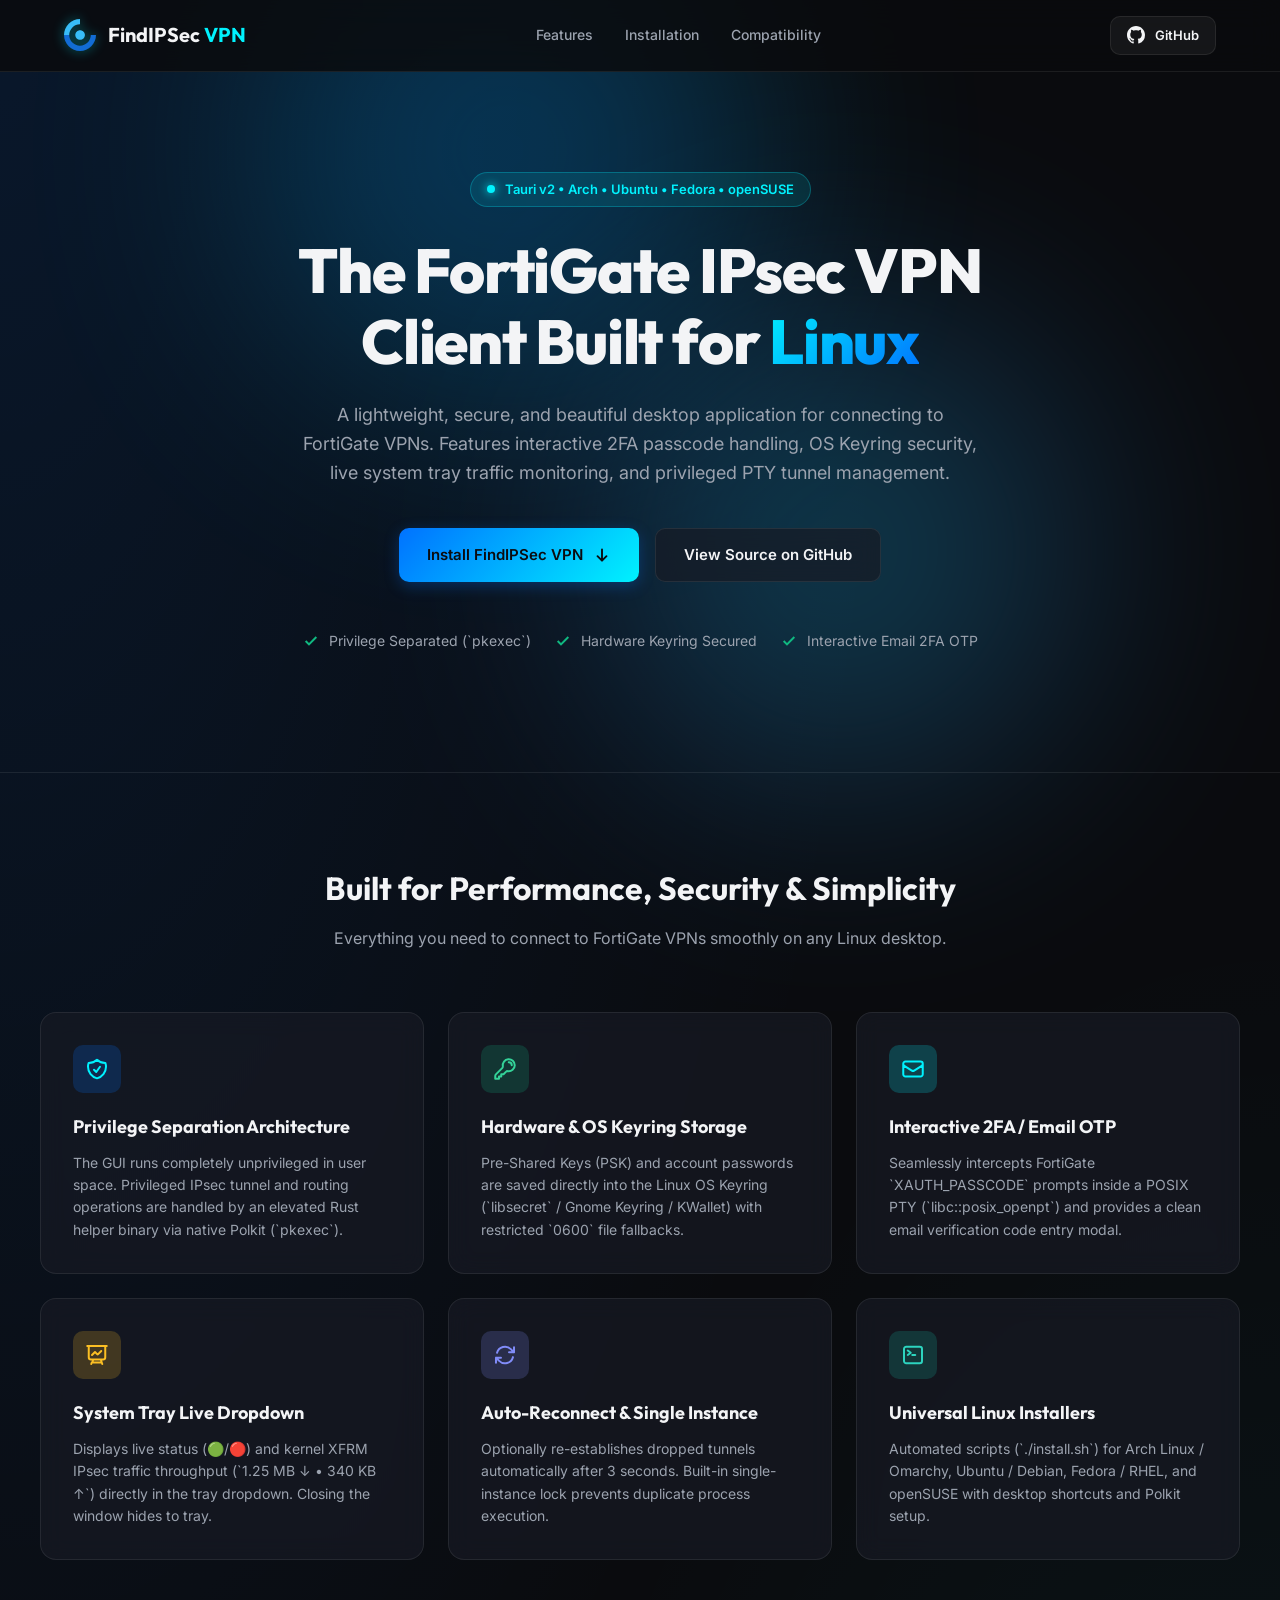
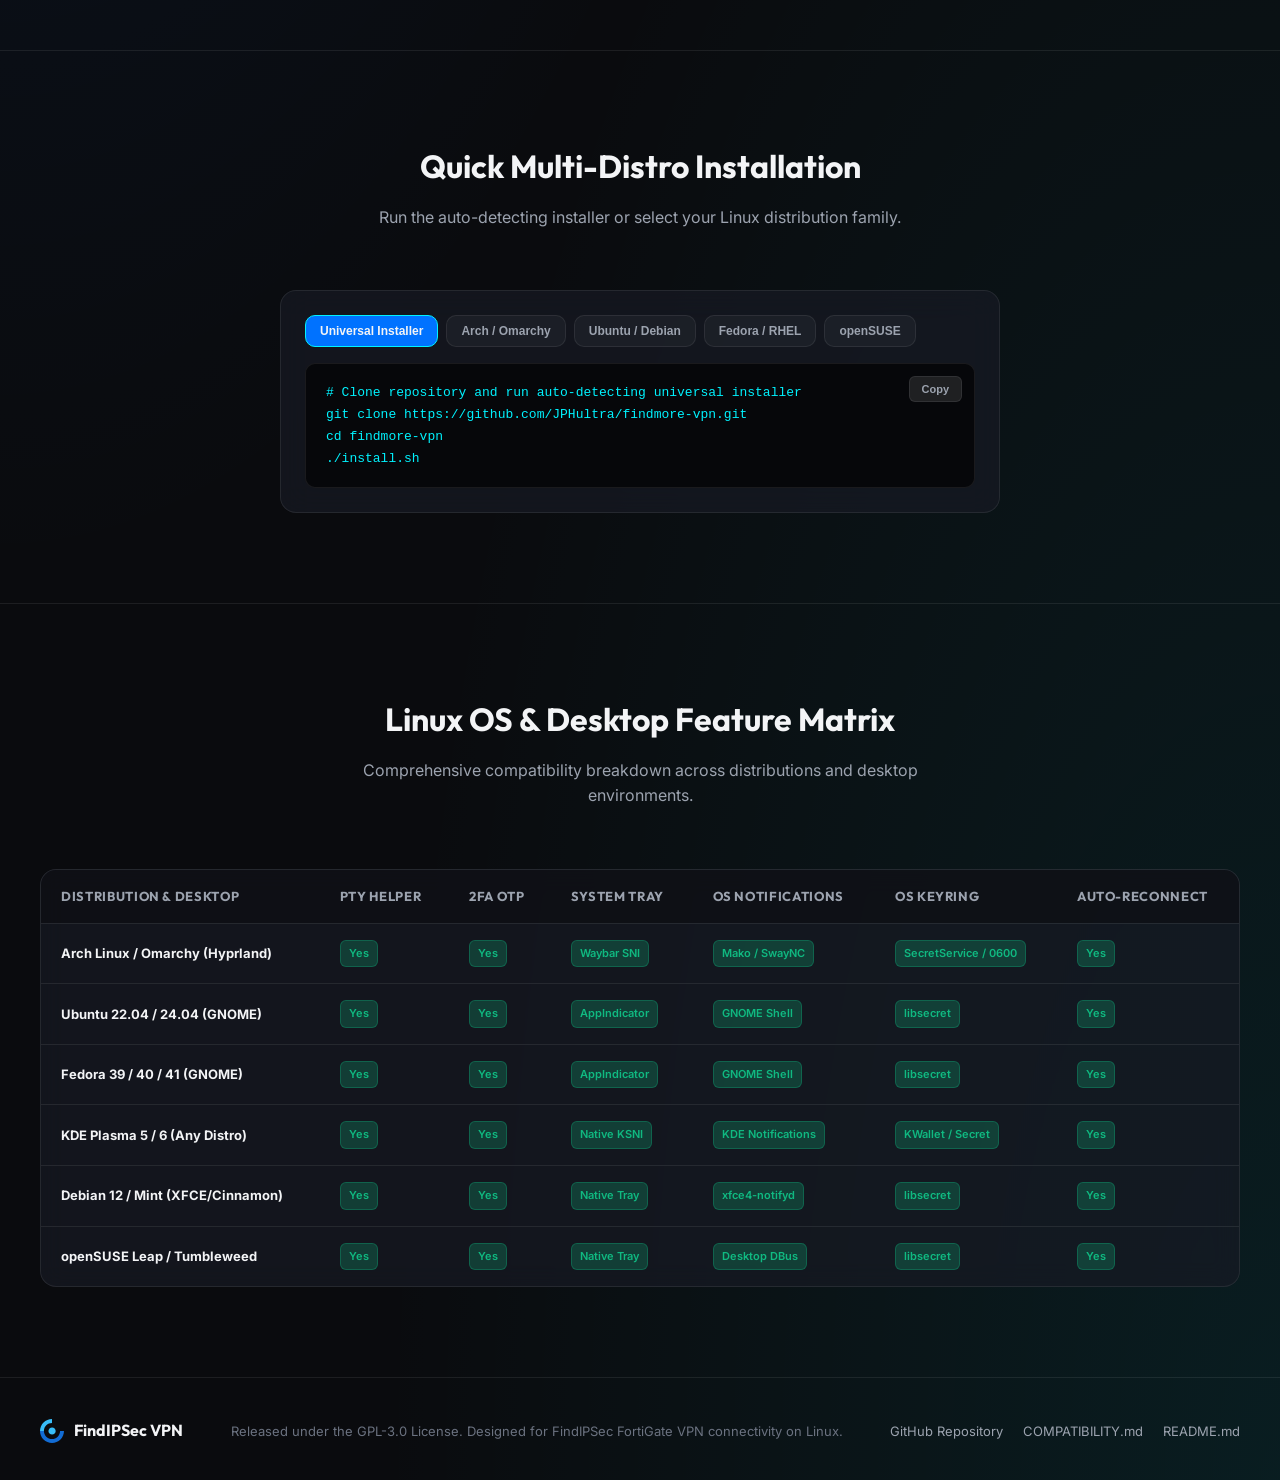
<file: docs/index.html>
<!DOCTYPE html>
<html lang="en">

<head>
  <meta charset="UTF-8">
  <meta name="viewport" content="width=device-width, initial-scale=1.0, viewport-fit=cover">
  <title>FindIPSec FortiGate VPN Client — Lightweight Linux Desktop GUI</title>
  <meta name="description"
    content="A lightweight, secure, and beautiful desktop application for connecting to FortiGate IPsec VPNs on Linux with interactive 2FA, system tray metrics, and OS Keyring integration.">
  <link rel="icon" type="image/svg+xml" href="./assets/findmore_simple_icon.svg">
  <link rel="preconnect" href="https://fonts.googleapis.com">
  <link rel="preconnect" href="https://fonts.gstatic.com" crossorigin>
  <link href="https://fonts.googleapis.com/css2?family=Inter:wght@400;500;600;700&family=Outfit:wght@600;700;800&family=JetBrains+Mono:wght@500;600&display=swap" rel="stylesheet">
  <link rel="stylesheet" href="./styles.css">
</head>

<body>
  <!-- BACKGROUND GLOW EFFECTS -->
  <div class="bg-glow glow-1"></div>
  <div class="bg-glow glow-2"></div>

  <!-- NAVIGATION HEADER -->
  <header class="navbar">
    <div class="nav-container">
      <a href="#" class="brand-link">
        <img src="./assets/findmore_simple_icon.svg" alt="FindIPSec Logo" class="brand-logo">
        <span class="brand-title">FindIPSec <span class="brand-accent">VPN</span></span>
      </a>

      <nav class="nav-links">
        <a href="#features">Features</a>
        <a href="#installation">Installation</a>
        <a href="#compatibility">Compatibility</a>
      </nav>

      <div class="nav-actions">
        <a href="https://github.com/JPHultra/findmore-vpn" target="_blank" rel="noopener" class="btn btn-nav">
          <svg class="btn-icon" viewBox="0 0 24 24" fill="currentColor">
            <path
              d="M12 0C5.37 0 0 5.37 0 12c0 5.31 3.435 9.795 8.205 11.385.6.105.825-.255.825-.57 0-.285-.015-1.23-.015-2.235-3.015.555-3.795-.735-4.035-1.41-.135-.345-.72-1.41-1.23-1.695-.42-.225-1.02-.78-.015-.795.945-.015 1.62.87 1.845 1.23 1.08 1.815 2.805 1.305 3.495.99.105-.78.42-1.305.765-1.605-2.67-.3-5.46-1.335-5.46-5.925 0-1.305.465-2.385 1.23-3.225-.12-.3-.54-1.53.12-3.18 0 0 1.005-.315 3.3 1.23.96-.27 1.98-.405 3-.405s2.04.135 3 .405c2.295-1.56 3.3-1.23 3.3-1.23.66 1.65.24 2.88.12 3.18.765.84 1.23 1.905 1.23 3.225 0 4.605-2.805 5.625-5.475 5.925.435.375.81 1.095.81 2.22 0 1.605-.015 2.895-.015 3.3 0 .315.225.69.825.57A12.02 12.02 0 0024 12c0-6.63-5.37-12-12-12z" />
          </svg>
          <span>GitHub</span>
        </a>
      </div>
    </div>
  </header>

  <main>
    <!-- HERO SECTION -->
    <section class="hero-section hero-centered">
      <div class="hero-content-centered">
        <div class="badge-pill">
          <span class="pulse-dot"></span>
          <span>Tauri v2 • Arch • Ubuntu • Fedora • openSUSE</span>
        </div>

        <h1 class="hero-title">
          The FortiGate IPsec VPN Client Built for <span class="gradient-text">Linux</span>
        </h1>

        <p class="hero-description">
          A lightweight, secure, and beautiful desktop application for connecting to FortiGate VPNs. Features interactive 2FA passcode handling, OS Keyring security, live system tray traffic monitoring, and privileged PTY tunnel management.
        </p>

        <div class="hero-cta">
          <a href="#installation" class="btn btn-primary btn-hero">
            <span>Install FindIPSec VPN</span>
            <svg class="btn-icon" viewBox="0 0 24 24" fill="none" stroke="currentColor" stroke-width="2.5">
              <path stroke-linecap="round" stroke-linejoin="round" d="M12 4.5v15m0 0l6-6m-6 6l-6-6" />
            </svg>
          </a>
          <a href="https://github.com/JPHultra/findmore-vpn" target="_blank" rel="noopener" class="btn btn-secondary btn-hero">
            <span>View Source on GitHub</span>
          </a>
        </div>

        <div class="hero-highlights-row">
          <div class="highlight-item">
            <svg class="check-icon" viewBox="0 0 24 24" fill="none" stroke="currentColor" stroke-width="3">
              <polyline points="20 6 9 17 4 12"></polyline>
            </svg>
            <span>Privilege Separated (`pkexec`)</span>
          </div>
          <div class="highlight-item">
            <svg class="check-icon" viewBox="0 0 24 24" fill="none" stroke="currentColor" stroke-width="3">
              <polyline points="20 6 9 17 4 12"></polyline>
            </svg>
            <span>Hardware Keyring Secured</span>
          </div>
          <div class="highlight-item">
            <svg class="check-icon" viewBox="0 0 24 24" fill="none" stroke="currentColor" stroke-width="3">
              <polyline points="20 6 9 17 4 12"></polyline>
            </svg>
            <span>Interactive Email 2FA OTP</span>
          </div>
        </div>
      </div>
    </section>

    <!-- FEATURES GRID SECTION -->
    <section id="features" class="features-section">
      <div class="section-container">
        <div class="section-header">
          <h2 class="section-title">Built for Performance, Security & Simplicity</h2>
          <p class="section-subtitle">Everything you need to connect to FortiGate VPNs smoothly on any Linux desktop.</p>
        </div>

        <div class="features-grid">
          <!-- Feature 1 -->
          <div class="feature-card">
            <div class="feature-icon-wrapper icon-blue">
              <svg viewBox="0 0 24 24" fill="none" stroke="currentColor" stroke-width="2">
                <path stroke-linecap="round" stroke-linejoin="round"
                  d="M9 12.75L11.25 15 15 9.75m-3-7.036A11.959 11.959 0 013.598 6 11.99 11.99 0 003 9.749c0 5.592 3.824 10.29 9 11.623 5.176-1.332 9-6.03 9-11.622 0-1.31-.21-2.571-.598-3.751A11.959 11.959 0 0112 2.714z" />
              </svg>
            </div>
            <h3 class="feature-title">Privilege Separation Architecture</h3>
            <p class="feature-text">
              The GUI runs completely unprivileged in user space. Privileged IPsec tunnel and routing operations are handled by an elevated Rust helper binary via native Polkit (`pkexec`).
            </p>
          </div>

          <!-- Feature 2 -->
          <div class="feature-card">
            <div class="feature-icon-wrapper icon-emerald">
              <svg viewBox="0 0 24 24" fill="none" stroke="currentColor" stroke-width="2">
                <path stroke-linecap="round" stroke-linejoin="round"
                  d="M15.75 5.25a3 3 0 013 3m3 0a6 6 0 01-7.029 5.912c-.563-.097-1.159.026-1.563.43L10.5 17.25H8.25v2.25H6v2.25H2.25v-2.818c0-.597.237-1.17.659-1.591l6.499-6.499c.404-.404.527-1 .43-1.563A6 6 0 1121.75 8.25z" />
              </svg>
            </div>
            <h3 class="feature-title">Hardware & OS Keyring Storage</h3>
            <p class="feature-text">
              Pre-Shared Keys (PSK) and account passwords are saved directly into the Linux OS Keyring (`libsecret` / Gnome Keyring / KWallet) with restricted `0600` file fallbacks.
            </p>
          </div>

          <!-- Feature 3 -->
          <div class="feature-card">
            <div class="feature-icon-wrapper icon-sky">
              <svg viewBox="0 0 24 24" fill="none" stroke="currentColor" stroke-width="2">
                <path stroke-linecap="round" stroke-linejoin="round"
                  d="M21.75 6.75v10.5a2.25 2.25 0 01-2.25 2.25h-15a2.25 2.25 0 01-2.25-2.25V6.75m19.5 0A2.25 2.25 0 0019.5 4.5h-15a2.25 2.25 0 00-2.25 2.25m19.5 0v.243a2.25 2.25 0 01-1.07 1.916l-7.5 4.615a2.25 2.25 0 01-2.36 0L3.32 8.91a2.25 2.25 0 01-1.07-1.916V6.75" />
              </svg>
            </div>
            <h3 class="feature-title">Interactive 2FA / Email OTP</h3>
            <p class="feature-text">
              Seamlessly intercepts FortiGate `XAUTH_PASSCODE` prompts inside a POSIX PTY (`libc::posix_openpt`) and provides a clean email verification code entry modal.
            </p>
          </div>

          <!-- Feature 4 -->
          <div class="feature-card">
            <div class="feature-icon-wrapper icon-amber">
              <svg viewBox="0 0 24 24" fill="none" stroke="currentColor" stroke-width="2">
                <path stroke-linecap="round" stroke-linejoin="round"
                  d="M3.75 3v11.25A2.25 2.25 0 006 16.5h2.25M3.75 3h-1.5m1.5 0h16.5m0 0h1.5m-1.5 0v11.25A2.25 2.25 0 0118 16.5h-2.25m-7.5 0h7.5m-7.5 0l-1 3m8.5-3l1 3m0 0l.5 1.5m-1-1.5h-9.5m0 0l-.5 1.5m.75-9l3-3 2.1 2.1a.75.75 0 001.06 0l3.09-3.09" />
              </svg>
            </div>
            <h3 class="feature-title">System Tray Live Dropdown</h3>
            <p class="feature-text">
              Displays live status (🟢/🔴) and kernel XFRM IPsec traffic throughput (`1.25 MB ↓ • 340 KB ↑`) directly in the tray dropdown. Closing the window hides to tray.
            </p>
          </div>

          <!-- Feature 5 -->
          <div class="feature-card">
            <div class="feature-icon-wrapper icon-purple">
              <svg viewBox="0 0 24 24" fill="none" stroke="currentColor" stroke-width="2">
                <path stroke-linecap="round" stroke-linejoin="round"
                  d="M16.023 9.348h4.992v-.001M2.985 19.644v-4.992m0 0h4.992m-4.993 0l3.181 3.183a8.25 8.25 0 0013.803-3.7M4.031 9.865a8.25 8.25 0 0113.803-3.7l3.181 3.182m0-4.991v4.99" />
              </svg>
            </div>
            <h3 class="feature-title">Auto-Reconnect & Single Instance</h3>
            <p class="feature-text">
              Optionally re-establishes dropped tunnels automatically after 3 seconds. Built-in single-instance lock prevents duplicate process execution.
            </p>
          </div>

          <!-- Feature 6 -->
          <div class="feature-card">
            <div class="feature-icon-wrapper icon-teal">
              <svg viewBox="0 0 24 24" fill="none" stroke="currentColor" stroke-width="2">
                <path stroke-linecap="round" stroke-linejoin="round"
                  d="M6.75 7.5l3 2.25-3 2.25m4.5 0h3m-9 8.25h13.5A2.25 2.25 0 0021 18V6a2.25 2.25 0 00-2.25-2.25H5.25A2.25 2.25 0 003 6v12a2.25 2.25 0 002.25 2.25z" />
              </svg>
            </div>
            <h3 class="feature-title">Universal Linux Installers</h3>
            <p class="feature-text">
              Automated scripts (`./install.sh`) for Arch Linux / Omarchy, Ubuntu / Debian, Fedora / RHEL, and openSUSE with desktop shortcuts and Polkit setup.
            </p>
          </div>
        </div>
      </div>
    </section>

    <!-- INSTALLATION SECTION -->
    <section id="installation" class="install-section">
      <div class="section-container">
        <div class="section-header">
          <h2 class="section-title">Quick Multi-Distro Installation</h2>
          <p class="section-subtitle">Run the auto-detecting installer or select your Linux distribution family.</p>
        </div>

        <div class="installer-card">
          <div class="installer-tabs">
            <button class="installer-tab-btn active" data-distro="auto">Universal Installer</button>
            <button class="installer-tab-btn" data-distro="arch">Arch / Omarchy</button>
            <button class="installer-tab-btn" data-distro="debian">Ubuntu / Debian</button>
            <button class="installer-tab-btn" data-distro="fedora">Fedora / RHEL</button>
            <button class="installer-tab-btn" data-distro="opensuse">openSUSE</button>
          </div>

          <div class="code-block">
            <pre><code id="installer-code-text"># Clone repository and run auto-detecting universal installer
git clone https://github.com/JPHultra/findmore-vpn.git
cd findmore-vpn
./install.sh</code></pre>
            <button id="btn-copy-code" class="btn-copy">
              <span>Copy</span>
            </button>
          </div>
        </div>
      </div>
    </section>

    <!-- COMPATIBILITY TABLE SECTION -->
    <section id="compatibility" class="compat-section">
      <div class="section-container">
        <div class="section-header">
          <h2 class="section-title">Linux OS & Desktop Feature Matrix</h2>
          <p class="section-subtitle">Comprehensive compatibility breakdown across distributions and desktop environments.</p>
        </div>

        <div class="table-wrapper">
          <table class="compat-table">
            <thead>
              <tr>
                <th>Distribution & Desktop</th>
                <th>PTY Helper</th>
                <th>2FA OTP</th>
                <th>System Tray</th>
                <th>OS Notifications</th>
                <th>OS Keyring</th>
                <th>Auto-Reconnect</th>
              </tr>
            </thead>
            <tbody>
              <tr>
                <td><strong>Arch Linux / Omarchy (Hyprland)</strong></td>
                <td><span class="badge badge-yes">Yes</span></td>
                <td><span class="badge badge-yes">Yes</span></td>
                <td><span class="badge badge-yes">Waybar SNI</span></td>
                <td><span class="badge badge-yes">Mako / SwayNC</span></td>
                <td><span class="badge badge-yes">SecretService / 0600</span></td>
                <td><span class="badge badge-yes">Yes</span></td>
              </tr>
              <tr>
                <td><strong>Ubuntu 22.04 / 24.04 (GNOME)</strong></td>
                <td><span class="badge badge-yes">Yes</span></td>
                <td><span class="badge badge-yes">Yes</span></td>
                <td><span class="badge badge-yes">AppIndicator</span></td>
                <td><span class="badge badge-yes">GNOME Shell</span></td>
                <td><span class="badge badge-yes">libsecret</span></td>
                <td><span class="badge badge-yes">Yes</span></td>
              </tr>
              <tr>
                <td><strong>Fedora 39 / 40 / 41 (GNOME)</strong></td>
                <td><span class="badge badge-yes">Yes</span></td>
                <td><span class="badge badge-yes">Yes</span></td>
                <td><span class="badge badge-yes">AppIndicator</span></td>
                <td><span class="badge badge-yes">GNOME Shell</span></td>
                <td><span class="badge badge-yes">libsecret</span></td>
                <td><span class="badge badge-yes">Yes</span></td>
              </tr>
              <tr>
                <td><strong>KDE Plasma 5 / 6 (Any Distro)</strong></td>
                <td><span class="badge badge-yes">Yes</span></td>
                <td><span class="badge badge-yes">Yes</span></td>
                <td><span class="badge badge-yes">Native KSNI</span></td>
                <td><span class="badge badge-yes">KDE Notifications</span></td>
                <td><span class="badge badge-yes">KWallet / Secret</span></td>
                <td><span class="badge badge-yes">Yes</span></td>
              </tr>
              <tr>
                <td><strong>Debian 12 / Mint (XFCE/Cinnamon)</strong></td>
                <td><span class="badge badge-yes">Yes</span></td>
                <td><span class="badge badge-yes">Yes</span></td>
                <td><span class="badge badge-yes">Native Tray</span></td>
                <td><span class="badge badge-yes">xfce4-notifyd</span></td>
                <td><span class="badge badge-yes">libsecret</span></td>
                <td><span class="badge badge-yes">Yes</span></td>
              </tr>
              <tr>
                <td><strong>openSUSE Leap / Tumbleweed</strong></td>
                <td><span class="badge badge-yes">Yes</span></td>
                <td><span class="badge badge-yes">Yes</span></td>
                <td><span class="badge badge-yes">Native Tray</span></td>
                <td><span class="badge badge-yes">Desktop DBus</span></td>
                <td><span class="badge badge-yes">libsecret</span></td>
                <td><span class="badge badge-yes">Yes</span></td>
              </tr>
            </tbody>
          </table>
        </div>
      </div>
    </section>
  </main>

  <!-- FOOTER -->
  <footer class="footer">
    <div class="footer-container">
      <div class="footer-brand">
        <img src="./assets/findmore_simple_icon.svg" alt="FindIPSec Logo" class="footer-logo">
        <span class="footer-title">FindIPSec VPN</span>
      </div>

      <p class="footer-text">
        Released under the GPL-3.0 License. Designed for FindIPSec FortiGate VPN connectivity on Linux.
      </p>

      <div class="footer-links">
        <a href="https://github.com/JPHultra/findmore-vpn" target="_blank" rel="noopener">GitHub Repository</a>
        <a href="https://github.com/JPHultra/findmore-vpn/blob/main/COMPATIBILITY.md" target="_blank" rel="noopener">COMPATIBILITY.md</a>
        <a href="https://github.com/JPHultra/findmore-vpn/blob/main/README.md" target="_blank" rel="noopener">README.md</a>
      </div>
    </div>
  </footer>

  <script src="./app.js"></script>
</body>

</html>
</file>
<file: docs/styles.css>
/* FINDMORE VPN GITHUB PAGES LANDING PAGE STYLES */

:root {
  --bg-primary: #0a0b0e;
  --bg-secondary: #12141a;
  --surface: rgba(24, 27, 36, 0.7);
  --surface-border: rgba(255, 255, 255, 0.08);
  --surface-highlight: rgba(255, 255, 255, 0.04);

  --color-primary: #00f2fe;
  --color-primary-dark: #0072ff;
  --color-success: #10b981;
  --color-success-glow: rgba(16, 185, 129, 0.25);
  --color-danger: #f43f5e;
  --color-warning: #fbbf24;

  --text-main: #f3f4f6;
  --text-muted: #9ca3af;
  --text-dark: #6b7280;

  --font-sans: 'Inter', system-ui, -apple-system, sans-serif;
  --font-heading: 'Outfit', system-ui, sans-serif;
  --font-mono: 'JetBrains Mono', monospace;

  --radius-sm: 6px;
  --radius-md: 10px;
  --radius-lg: 16px;
  --radius-pill: 9999px;

  --transition-fast: 0.2s cubic-bezier(0.4, 0, 0.2, 1);
  --transition-normal: 0.3s cubic-bezier(0.4, 0, 0.2, 1);
}

*, *::before, *::after {
  box-sizing: border-box;
  margin: 0;
  padding: 0;
}

html {
  scroll-behavior: smooth;
  color-scheme: dark;
}

body {
  background-color: var(--bg-primary);
  background-image:
    radial-gradient(at 0% 0%, rgba(0, 114, 255, 0.12) 0px, transparent 50%),
    radial-gradient(at 100% 100%, rgba(0, 242, 254, 0.08) 0px, transparent 50%);
  color: var(--text-main);
  font-family: var(--font-sans);
  line-height: 1.6;
  overflow-x: hidden;
  min-height: 100vh;
  -webkit-font-smoothing: antialiased;
}

/* BACKGROUND GLOWS */
.bg-glow {
  position: absolute;
  width: 500px;
  height: 500px;
  border-radius: 50%;
  filter: blur(120px);
  opacity: 0.25;
  pointer-events: none;
  z-index: 0;
}

.glow-1 {
  top: -100px;
  left: 20%;
  background: radial-gradient(circle, var(--color-primary-dark) 0%, var(--color-primary) 100%);
}

.glow-2 {
  top: 300px;
  right: 15%;
  background: radial-gradient(circle, var(--color-primary) 0%, #4f46e5 100%);
}

/* NAVBAR */
.navbar {
  position: sticky;
  top: 0;
  z-index: 100;
  backdrop-filter: blur(16px);
  -webkit-backdrop-filter: blur(16px);
  background-color: rgba(10, 11, 14, 0.85);
  border-bottom: 1px solid var(--surface-border);
}

.nav-container {
  max-width: 1200px;
  margin: 0 auto;
  padding: 16px 24px;
  display: flex;
  justify-content: space-between;
  align-items: center;
}

.brand-link {
  display: flex;
  align-items: center;
  gap: 12px;
  text-decoration: none;
}

.brand-logo {
  width: 32px;
  height: 32px;
  filter: drop-shadow(0 0 6px rgba(0, 242, 254, 0.4));
}

.brand-title {
  font-family: var(--font-heading);
  font-size: 20px;
  font-weight: 700;
  color: var(--text-main);
}

.brand-accent {
  color: var(--color-primary);
}

.nav-links {
  display: flex;
  gap: 32px;
}

.nav-links a {
  color: var(--text-muted);
  text-decoration: none;
  font-size: 14px;
  font-weight: 500;
  transition: var(--transition-fast);
}

.nav-links a:hover {
  color: var(--color-primary);
}

/* BUTTONS */
.btn {
  display: inline-flex;
  align-items: center;
  justify-content: center;
  gap: 10px;
  padding: 12px 22px;
  font-size: 14px;
  font-weight: 600;
  border-radius: var(--radius-md);
  text-decoration: none;
  cursor: pointer;
  transition: var(--transition-normal);
  border: none;
  outline: none;
}

.btn-icon {
  width: 18px;
  height: 18px;
}

.btn-primary {
  background: linear-gradient(135deg, var(--color-primary-dark) 0%, var(--color-primary) 100%);
  color: #0b0c10;
  box-shadow: 0 4px 15px rgba(0, 114, 255, 0.3);
}

.btn-primary:hover {
  transform: translateY(-2px);
  box-shadow: 0 6px 20px rgba(0, 114, 255, 0.45);
}

.btn-secondary {
  background-color: var(--surface);
  border: 1px solid var(--surface-border);
  color: var(--text-main);
  backdrop-filter: blur(12px);
}

.btn-secondary:hover {
  background-color: var(--surface-highlight);
  border-color: var(--color-primary);
  transform: translateY(-2px);
}

.btn-nav {
  background-color: rgba(255, 255, 255, 0.05);
  border: 1px solid var(--surface-border);
  color: var(--text-main);
  padding: 8px 16px;
  font-size: 13px;
}

.btn-nav:hover {
  background-color: rgba(255, 255, 255, 0.1);
  border-color: var(--color-primary);
}

/* HERO SECTION (CENTERED) */
.hero-section {
  position: relative;
  z-index: 1;
  padding: 100px 24px 120px;
  max-width: 900px;
  margin: 0 auto;
  text-align: center;
}

.hero-content-centered {
  display: flex;
  flex-direction: column;
  align-items: center;
}

.badge-pill {
  display: inline-flex;
  align-items: center;
  gap: 10px;
  background-color: rgba(0, 242, 254, 0.1);
  border: 1px solid rgba(0, 242, 254, 0.25);
  color: var(--color-primary);
  padding: 6px 16px;
  border-radius: var(--radius-pill);
  font-size: 13px;
  font-weight: 600;
  margin-bottom: 28px;
}

.pulse-dot {
  width: 8px;
  height: 8px;
  border-radius: 50%;
  background-color: var(--color-primary);
  box-shadow: 0 0 10px var(--color-primary);
  animation: pulse-animation 2s infinite;
}

@keyframes pulse-animation {
  0% { transform: scale(0.95); box-shadow: 0 0 0 0 rgba(0, 242, 254, 0.7); }
  70% { transform: scale(1); box-shadow: 0 0 0 8px rgba(0, 242, 254, 0); }
  100% { transform: scale(0.95); box-shadow: 0 0 0 0 rgba(0, 242, 254, 0); }
}

.hero-title {
  font-family: var(--font-heading);
  font-size: clamp(38px, 6vw, 62px);
  font-weight: 800;
  line-height: 1.15;
  letter-spacing: -0.02em;
  margin-bottom: 24px;
}

.gradient-text {
  background: linear-gradient(135deg, #00f2fe 0%, #0072ff 100%);
  -webkit-background-clip: text;
  -webkit-text-fill-color: transparent;
}

.hero-description {
  color: var(--text-muted);
  font-size: 18px;
  margin-bottom: 40px;
  max-width: 680px;
  line-height: 1.6;
}

.hero-cta {
  display: flex;
  gap: 16px;
  margin-bottom: 48px;
  flex-wrap: wrap;
  justify-content: center;
}

.btn-hero {
  padding: 14px 28px;
  font-size: 15px;
}

.hero-highlights-row {
  display: flex;
  gap: 24px;
  justify-content: center;
  flex-wrap: wrap;
}

.highlight-item {
  display: flex;
  align-items: center;
  gap: 10px;
  font-size: 14px;
  color: var(--text-muted);
}

.check-icon {
  width: 16px;
  height: 16px;
  color: var(--color-success);
}

/* SECTIONS COMMON */
.features-section, .install-section, .compat-section {
  position: relative;
  z-index: 1;
  padding: 90px 24px;
  border-top: 1px solid var(--surface-border);
}

.section-container {
  max-width: 1200px;
  margin: 0 auto;
}

.section-header {
  text-align: center;
  max-width: 640px;
  margin: 0 auto 60px;
}

.section-title {
  font-family: var(--font-heading);
  font-size: 32px;
  font-weight: 700;
  margin-bottom: 12px;
}

.section-subtitle {
  color: var(--text-muted);
  font-size: 16px;
}

/* FEATURES GRID */
.features-grid {
  display: grid;
  grid-template-columns: repeat(auto-fit, minmax(320px, 1fr));
  gap: 24px;
}

.feature-card {
  background-color: var(--surface);
  border: 1px solid var(--surface-border);
  padding: 32px;
  border-radius: var(--radius-lg);
  backdrop-filter: blur(12px);
  transition: var(--transition-normal);
  text-align: left;
}

.feature-card:hover {
  transform: translateY(-4px);
  border-color: var(--color-primary);
  box-shadow: 0 12px 30px rgba(0, 0, 0, 0.3);
}

.feature-icon-wrapper {
  width: 48px;
  height: 48px;
  border-radius: var(--radius-md);
  display: flex;
  align-items: center;
  justify-content: center;
  margin-bottom: 20px;
}

.feature-icon-wrapper svg {
  width: 24px;
  height: 24px;
}

.icon-blue { background-color: rgba(0, 114, 255, 0.2); color: var(--color-primary); }
.icon-emerald { background-color: rgba(16, 185, 129, 0.2); color: #34d399; }
.icon-sky { background-color: rgba(0, 242, 254, 0.2); color: var(--color-primary); }
.icon-amber { background-color: rgba(251, 191, 36, 0.2); color: #fbbf24; }
.icon-purple { background-color: rgba(129, 140, 248, 0.2); color: #818cf8; }
.icon-teal { background-color: rgba(20, 184, 166, 0.2); color: #2dd4bf; }

.feature-title {
  font-family: var(--font-heading);
  font-size: 18px;
  font-weight: 700;
  margin-bottom: 10px;
}

.feature-text {
  color: var(--text-muted);
  font-size: 14px;
  line-height: 1.6;
}

/* INSTALLATION SECTION */
.installer-card {
  max-width: 720px;
  margin: 0 auto;
  background-color: var(--surface);
  border: 1px solid var(--surface-border);
  border-radius: var(--radius-lg);
  padding: 24px;
  backdrop-filter: blur(16px);
}

.installer-tabs {
  display: flex;
  gap: 8px;
  margin-bottom: 16px;
  flex-wrap: wrap;
}

.installer-tab-btn {
  background-color: rgba(255, 255, 255, 0.04);
  border: 1px solid var(--surface-border);
  color: var(--text-muted);
  padding: 8px 14px;
  border-radius: var(--radius-md);
  font-size: 12px;
  font-weight: 600;
  cursor: pointer;
  transition: var(--transition-fast);
}

.installer-tab-btn.active, .installer-tab-btn:hover {
  background-color: var(--color-primary-dark);
  border-color: var(--color-primary);
  color: var(--text-main);
}

.code-block {
  position: relative;
  background-color: #06070a;
  border: 1px solid var(--surface-border);
  border-radius: var(--radius-md);
  padding: 18px 20px;
}

.code-block pre {
  font-family: var(--font-mono);
  font-size: 13px;
  color: var(--color-primary);
  white-space: pre-wrap;
  word-break: break-all;
  text-align: left;
}

.btn-copy {
  position: absolute;
  top: 12px;
  right: 12px;
  background-color: rgba(255, 255, 255, 0.1);
  border: 1px solid var(--surface-border);
  color: var(--text-muted);
  padding: 6px 12px;
  border-radius: var(--radius-sm);
  font-size: 11px;
  font-weight: 600;
  cursor: pointer;
  transition: var(--transition-fast);
}

.btn-copy:hover {
  background-color: var(--color-primary);
  color: #0b0c10;
}

/* COMPATIBILITY TABLE */
.table-wrapper {
  overflow-x: auto;
  border: 1px solid var(--surface-border);
  border-radius: var(--radius-lg);
  background-color: var(--surface);
  backdrop-filter: blur(12px);
}

.compat-table {
  width: 100%;
  border-collapse: collapse;
  text-align: left;
  font-size: 13px;
}

.compat-table th, .compat-table td {
  padding: 16px 20px;
  border-bottom: 1px solid var(--surface-border);
}

.compat-table th {
  background-color: rgba(10, 11, 14, 0.5);
  font-family: var(--font-heading);
  font-size: 13px;
  font-weight: 700;
  color: var(--text-muted);
  text-transform: uppercase;
  letter-spacing: 0.05em;
}

.compat-table tr:last-child td {
  border-bottom: none;
}

.badge {
  display: inline-block;
  padding: 4px 8px;
  border-radius: var(--radius-sm);
  font-size: 11px;
  font-weight: 600;
}

.badge-yes {
  background-color: var(--color-success-glow);
  color: var(--color-success);
  border: 1px solid rgba(16, 185, 129, 0.3);
}

/* FOOTER */
.footer {
  border-top: 1px solid var(--surface-border);
  padding: 40px 24px;
  position: relative;
  z-index: 1;
}

.footer-container {
  max-width: 1200px;
  margin: 0 auto;
  display: flex;
  justify-content: space-between;
  align-items: center;
  flex-wrap: wrap;
  gap: 20px;
}

.footer-brand {
  display: flex;
  align-items: center;
  gap: 10px;
}

.footer-logo {
  width: 24px;
  height: 24px;
}

.footer-title {
  font-family: var(--font-heading);
  font-size: 16px;
  font-weight: 700;
}

.footer-text {
  color: var(--text-dark);
  font-size: 13px;
}

.footer-links {
  display: flex;
  gap: 20px;
}

.footer-links a {
  color: var(--text-muted);
  font-size: 13px;
  text-decoration: none;
  transition: var(--transition-fast);
}

.footer-links a:hover {
  color: var(--color-primary);
}

/* MOBILE RESPONSIVE MEDIA QUERIES */
@media (max-width: 900px) {
  .nav-links {
    display: none;
  }

  .features-grid {
    grid-template-columns: 1fr;
  }

  .footer-container {
    flex-direction: column;
    text-align: center;
  }
}
</file>
